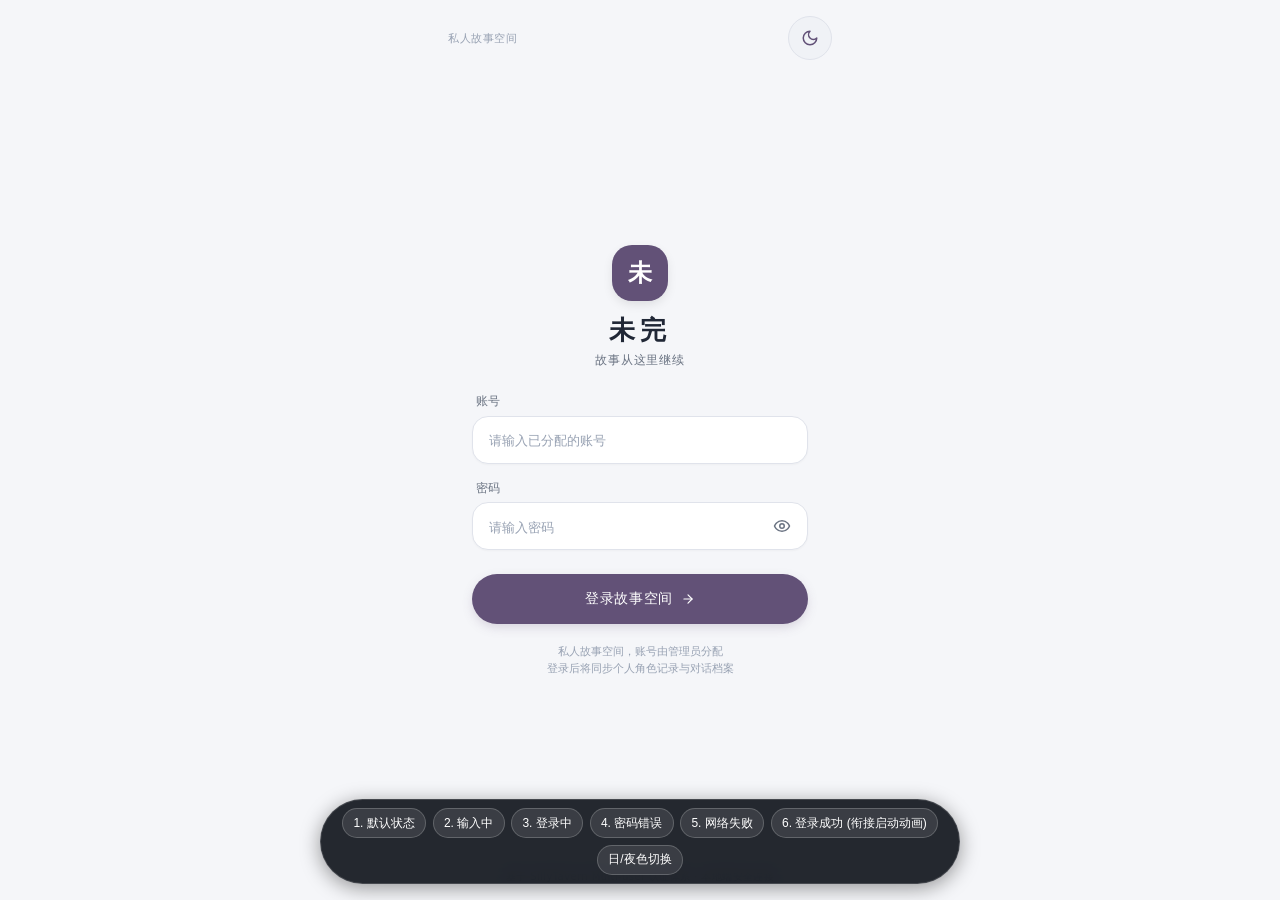
<file: standalone-login/index.html>
<!doctype html>
<html lang="zh-CN">
  <head>
    <meta charset="UTF-8" />
    <meta name="viewport" content="width=device-width, initial-scale=1.0, viewport-fit=cover" />
    <title>“未完” 手机登录页面 (独立预览与联调)</title>
    <!-- 引入独立登录样式 -->
    <link rel="stylesheet" href="./login.css" />
    <!-- 引入已有的启动加载动画样式 (用于登录成功衔接) -->
    <link rel="stylesheet" href="../standalone-splash/splash.css" />
    <style>
      /* 测试台控制器样式 (仅用于本预览页，接入 SillyTavern 时无需引入) */
      body {
        margin: 0;
        padding: 0;
        font-family: -apple-system, BlinkMacSystemFont, "PingFang SC", sans-serif;
        background-color: #202736;
        color: #F5F6F9;
      }
      .test-panel {
        position: fixed;
        bottom: 1rem;
        left: 50%;
        transform: translateX(-50%);
        z-index: 100000;
        display: flex;
        flex-wrap: wrap;
        gap: 0.4rem;
        justify-content: center;
        background: rgba(18, 22, 30, 0.92);
        backdrop-filter: blur(8px);
        padding: 0.5rem 0.75rem;
        border-radius: 9999px;
        border: 1px solid rgba(255, 255, 255, 0.15);
        box-shadow: 0 4px 20px rgba(0, 0, 0, 0.4);
        max-width: 96vw;
      }
      .test-btn {
        background: rgba(255, 255, 255, 0.1);
        border: 1px solid rgba(255, 255, 255, 0.2);
        color: #FFFFFF;
        font-size: 0.75rem;
        padding: 0.35rem 0.65rem;
        border-radius: 9999px;
        cursor: pointer;
        transition: background-color 0.15s ease;
      }
      .test-btn:active {
        background: rgba(255, 255, 255, 0.25);
      }
      .under-content {
        padding: 4rem 1.5rem;
        text-align: center;
      }
    </style>
  </head>
  <body>
    <!-- 模拟宿主页面内容：当登录成功且启动加载退出后，将呈现此内容 -->
    <div class="under-content">
      <h2 style="font-family: serif; font-size: 1.5rem; margin-bottom: 0.5rem;">SillyTavern 宿主页面已通过身份认证</h2>
      <p style="font-size: 0.875rem; opacity: 0.7;">用户已就绪，启动动画已淡出，React / Lite 故事主应用正式挂载。</p>
      <button class="test-btn" style="margin-top: 1rem;" onclick="relaunchLogin()">重新测试登录页面</button>
    </div>

    <!-- 浮动测试台控制器：用于检验各状态 -->
    <div class="test-panel">
      <button class="test-btn" onclick="testDefault()">1. 默认状态</button>
      <button class="test-btn" onclick="testTyping()">2. 输入中</button>
      <button class="test-btn" onclick="testSubmitting()">3. 登录中</button>
      <button class="test-btn" onclick="testAuthError()">4. 密码错误</button>
      <button class="test-btn" onclick="testNetworkError()">5. 网络失败</button>
      <button class="test-btn" onclick="simulateLoginSuccess()">6. 登录成功 (衔接启动动画)</button>
      <button class="test-btn" onclick="toggleTheme()">日/夜色切换</button>
    </div>

    <!-- 引入独立启动画面脚本 (衔接已有动画) -->
    <script src="../standalone-splash/splash.js"></script>
    <!-- 引入独立登录脚本 -->
    <script src="./login.js"></script>
    <script>
      var currentTheme = 'light';

      function mountLogin() {
        WeiwanLogin.show({
          theme: currentTheme,
          onThemeChange: function (nextTheme) {
            currentTheme = nextTheme;
          },
          onSubmit: function (credentials) {
            console.log('[WeiwanLogin] 提交登录数据:', credentials);
            WeiwanLogin.setLoading(true);

            // 模拟与 SillyTavern /api/users/login 交互
            setTimeout(function () {
              if (credentials.username === 'wrong' || credentials.password === 'wrong') {
                WeiwanLogin.setLoading(false);
                WeiwanLogin.setError('账号或密码不正确，请重新输入', 'auth');
                return;
              }

              if (credentials.username === 'offline') {
                WeiwanLogin.setLoading(false);
                WeiwanLogin.setError('连接故事服务器超时，请检查网络后重试', 'network');
                return;
              }

              // 登录成功：销毁登录页面，平滑衔接已有的启动动画！
              WeiwanLogin.destroy();
              WeiwanSplash.show({
                theme: currentTheme,
                onRetry: function () {
                  WeiwanSplash.setStatus('loading');
                  setTimeout(function () {
                    WeiwanSplash.ready();
                  }, 1000);
                }
              });

              // 模拟扩展核心 1.5 秒加载就绪，启动动画平滑退出
              setTimeout(function () {
                WeiwanSplash.ready();
              }, 1500);
            }, 600);
          }
        });
      }

      // 默认挂载展示
      mountLogin();

      function testDefault() {
        if (!WeiwanLogin.overlayEl) mountLogin();
        WeiwanLogin.clearError();
        WeiwanLogin.setLoading(false);
        if (WeiwanLogin.usernameInput) WeiwanLogin.usernameInput.value = '';
        if (WeiwanLogin.passwordInput) WeiwanLogin.passwordInput.value = '';
      }

      function testTyping() {
        if (!WeiwanLogin.overlayEl) mountLogin();
        WeiwanLogin.clearError();
        WeiwanLogin.setLoading(false);
        if (WeiwanLogin.usernameInput) WeiwanLogin.usernameInput.value = 'linchu';
        if (WeiwanLogin.passwordInput) WeiwanLogin.passwordInput.value = 'secret123';
      }

      function testSubmitting() {
        testTyping();
        WeiwanLogin.setLoading(true);
      }

      function testAuthError() {
        testTyping();
        WeiwanLogin.setLoading(false);
        WeiwanLogin.setError('账号或密码不正确，请重新输入', 'auth');
      }

      function testNetworkError() {
        testTyping();
        WeiwanLogin.setLoading(false);
        WeiwanLogin.setError('连接服务器超时，请检查网络后重试', 'network');
      }

      function simulateLoginSuccess() {
        if (WeiwanLogin.overlayEl) {
          WeiwanLogin.destroy();
        }
        WeiwanSplash.show({
          theme: currentTheme,
          onRetry: function () {
            WeiwanSplash.setStatus('loading');
            setTimeout(function () {
              WeiwanSplash.ready();
            }, 1000);
          }
        });
        setTimeout(function () {
          WeiwanSplash.ready();
        }, 1500);
      }

      function toggleTheme() {
        currentTheme = currentTheme === 'light' ? 'dark' : 'light';
        WeiwanLogin.setTheme(currentTheme);
        if (window.WeiwanSplash) {
          WeiwanSplash.setTheme(currentTheme);
        }
      }

      function relaunchLogin() {
        if (window.WeiwanSplash) {
          WeiwanSplash.destroy();
        }
        mountLogin();
      }
    </script>
  </body>
</html>
</file>
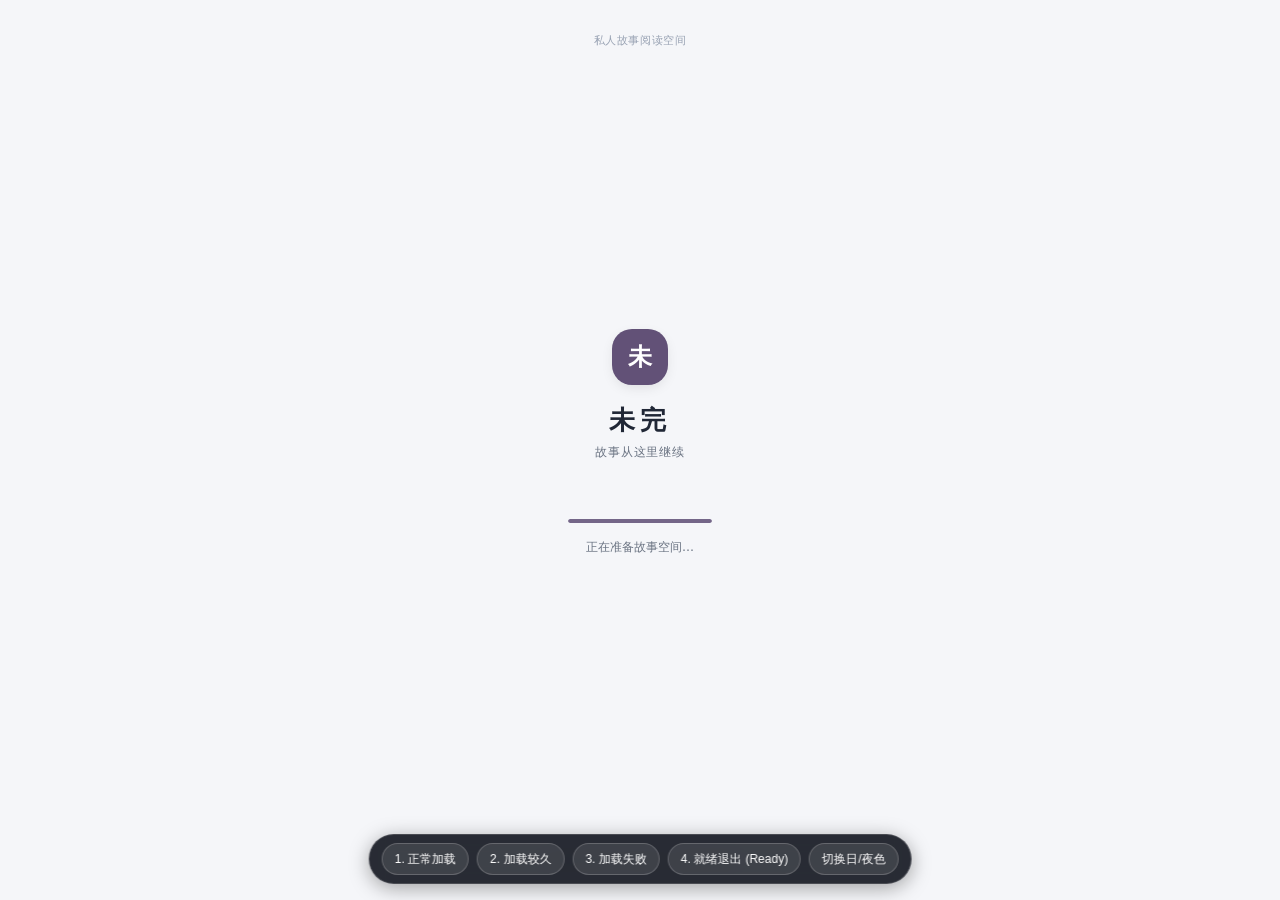
<file: standalone-splash/index.html>
<!doctype html>
<html lang="zh-CN">
  <head>
    <meta charset="UTF-8" />
    <meta name="viewport" content="width=device-width, initial-scale=1.0, viewport-fit=cover" />
    <title>“未完” 启动加载画面 (独立预览)</title>
    <link rel="stylesheet" href="./splash.css" />
    <style>
      /* 测试台控制器样式 (仅用于本预览页，接入 SillyTavern 时无需引入) */
      body {
        margin: 0;
        padding: 0;
        font-family: -apple-system, BlinkMacSystemFont, "PingFang SC", sans-serif;
        background-color: #202736;
        color: #F5F6F9;
      }
      .test-panel {
        position: fixed;
        bottom: 1rem;
        left: 50%;
        transform: translateX(-50%);
        z-index: 100000;
        display: flex;
        flex-wrap: wrap;
        gap: 0.5rem;
        justify-content: center;
        background: rgba(18, 22, 30, 0.9);
        backdrop-filter: blur(8px);
        padding: 0.5rem 0.75rem;
        border-radius: 9999px;
        border: 1px solid rgba(255, 255, 255, 0.15);
        box-shadow: 0 4px 20px rgba(0, 0, 0, 0.35);
        max-width: 95vw;
      }
      .test-btn {
        background: rgba(255, 255, 255, 0.1);
        border: 1px solid rgba(255, 255, 255, 0.2);
        color: #FFFFFF;
        font-size: 0.75rem;
        padding: 0.4rem 0.75rem;
        border-radius: 9999px;
        cursor: pointer;
        transition: background-color 0.15s ease;
      }
      .test-btn:active {
        background: rgba(255, 255, 255, 0.25);
      }
      .under-content {
        padding: 3rem 1.5rem;
        text-align: center;
      }
    </style>
  </head>
  <body>
    <!-- 模拟宿主页面内容：当加载画面退出后，将呈现此内容 -->
    <div class="under-content">
      <h2 style="font-family: serif; font-size: 1.5rem; margin-bottom: 0.5rem;">SillyTavern 宿主页面已就绪</h2>
      <p style="font-size: 0.875rem; opacity: 0.7;">启动加载画面已平滑退出，React / Lite 扩展主组件已挂载。</p>
      <button class="test-btn" style="margin-top: 1rem;" onclick="relaunchSplash()">重新唤起加载画面</button>
    </div>

    <!-- 浮动测试台控制器：用于检验各状态 -->
    <div class="test-panel">
      <button class="test-btn" onclick="WeiwanSplash.setStatus('loading')">1. 正常加载</button>
      <button class="test-btn" onclick="WeiwanSplash.setStatus('slow')">2. 加载较久</button>
      <button class="test-btn" onclick="simulateFail()">3. 加载失败</button>
      <button class="test-btn" onclick="WeiwanSplash.ready()">4. 就绪退出 (Ready)</button>
      <button class="test-btn" onclick="toggleTheme()">切换日/夜色</button>
    </div>

    <!-- 引入独立加载控制器脚本 -->
    <script src="./splash.js"></script>
    <script>
      var currentTheme = 'light';

      // 页面加载时自动展示
      WeiwanSplash.show({
        theme: currentTheme,
        onRetry: function () {
          console.log('[WeiwanSplash] 触发重试回调');
          WeiwanSplash.setStatus('loading');
          // 模拟外部异步重试 1.2 秒后完成就绪退出
          setTimeout(function () {
            WeiwanSplash.ready();
          }, 1200);
        }
      });

      function toggleTheme() {
        currentTheme = currentTheme === 'light' ? 'dark' : 'light';
        WeiwanSplash.setTheme(currentTheme);
      }

      function simulateFail() {
        WeiwanSplash.fail('连接本地存储异常，SillyTavern 扩展核心尚未就绪。', function () {
          alert('外部重试回调已触发！正在重新尝试连接…');
          WeiwanSplash.setStatus('loading');
        });
      }

      function relaunchSplash() {
        WeiwanSplash.show({
          theme: currentTheme,
          onRetry: function () {
            WeiwanSplash.setStatus('loading');
            setTimeout(function () {
              WeiwanSplash.ready();
            }, 1000);
          }
        });
      }
    </script>
  </body>
</html>
</file>
<file: standalone-login/login.css>
/**
 * login.css - “未完” 手机登录页面独立样式
 * 专用前缀：.ww-login-
 * 适用场景：SillyTavern Multi-user 扩展在主应用加载之前展示。
 * 零框架依赖，严格隔离，不污染宿主样式。
 */

.ww-login-overlay {
  --ww-login-font-novel: "Songti SC", "Source Han Serif SC", "Noto Serif CJK SC", "SimSun", "STSong", "Baskerville", Georgia, serif;
  --ww-login-font-ui: -apple-system, BlinkMacSystemFont, "PingFang SC", "Hiragino Sans GB", "Microsoft YaHei", "Noto Sans SC", system-ui, sans-serif;

  /* 浅色主题 (珍珠白) */
  --ww-login-bg-page: #F5F6F9;
  --ww-login-bg-surface: #FFFFFF;
  --ww-login-bg-subtle: #F0F2F6;
  --ww-login-text-main: #202736;
  --ww-login-text-muted: #6A7382;
  --ww-login-text-subtle: #98A2B3;
  --ww-login-brand: #625177;
  --ww-login-brand-soft: #F0ECF4;
  --ww-login-border: #E0E3EB;
  --ww-login-danger-bg: #FEF2F2;
  --ww-login-danger-text: #991B1B;
  --ww-login-danger-border: #FECACA;
  --ww-login-warning-bg: #FFFBEB;
  --ww-login-warning-text: #92400E;
  --ww-login-warning-border: #FDE68A;

  position: fixed;
  top: 0;
  left: 0;
  right: 0;
  bottom: 0;
  width: 100vw;
  height: 100vh;
  height: 100dvh;
  z-index: 99990;
  display: flex;
  flex-direction: column;
  justify-content: space-between;
  align-items: center;
  padding: 1rem;
  padding-top: max(1rem, env(safe-area-inset-top, 0px));
  padding-bottom: max(1rem, env(safe-area-inset-bottom, 0px));
  box-sizing: border-box;
  background-color: var(--ww-login-bg-page);
  color: var(--ww-login-text-main);
  font-family: var(--ww-login-font-ui);
  overflow-y: auto;
  -webkit-overflow-scrolling: touch;
  user-select: none;
  -webkit-user-select: none;
  opacity: 1;
  transition: opacity 0.3s cubic-bezier(0.16, 1, 0.3, 1), visibility 0.3s ease;
}

/* 深色主题 (墨夜沉寂) */
.ww-login-overlay[data-theme="dark"] {
  --ww-login-bg-page: #13161C;
  --ww-login-bg-surface: #1B202A;
  --ww-login-bg-subtle: #222834;
  --ww-login-text-main: #DEE3ED;
  --ww-login-text-muted: #8E99AA;
  --ww-login-text-subtle: #5F6B7E;
  --ww-login-brand: #9C86B8;
  --ww-login-brand-soft: #2B2338;
  --ww-login-border: #283040;
  --ww-login-danger-bg: #381A22;
  --ww-login-danger-text: #FCA5A5;
  --ww-login-danger-border: #7F1D1D;
  --ww-login-warning-bg: #332415;
  --ww-login-warning-text: #FCD34D;
  --ww-login-warning-border: #78350F;
}

/* 平滑退出类 */
.ww-login-overlay.ww-login-exiting {
  opacity: 0 !important;
  visibility: hidden !important;
  pointer-events: none !important;
}

/* 顶栏 */
.ww-login-header {
  width: 100%;
  max-width: 24rem;
  min-height: 2.75rem;
  display: flex;
  justify-content: space-between;
  align-items: center;
}

.ww-login-header-sub {
  font-size: 0.6875rem;
  letter-spacing: 0.05em;
  color: var(--ww-login-text-subtle);
}

.ww-login-theme-btn {
  width: 2.75rem;
  height: 2.75rem;
  min-width: 44px;
  min-height: 44px;
  border-radius: 9999px;
  border: 1px solid var(--ww-login-border);
  background-color: var(--ww-login-bg-subtle);
  color: var(--ww-login-text-main);
  display: inline-flex;
  align-items: center;
  justify-content: center;
  cursor: pointer;
  transition: transform 0.15s ease, background-color 0.15s ease;
}

.ww-login-theme-btn:active {
  transform: scale(0.92);
}

/* 主体容器 (自适应 360, 390, 430px 及键盘弹出后的空间) */
.ww-login-main {
  width: 100%;
  max-width: 22rem;
  margin: auto 0;
  padding: 0.75rem 0.5rem;
  box-sizing: border-box;
  text-align: center;
}

/* 品牌头部 */
.ww-login-brand-box {
  display: flex;
  flex-direction: column;
  align-items: center;
  margin-bottom: 1.5rem;
}

.ww-login-logo {
  width: 3.5rem;
  height: 3.5rem;
  border-radius: 1.25rem;
  background-color: var(--ww-login-brand);
  color: #FFFFFF;
  font-family: var(--ww-login-font-novel);
  font-weight: 700;
  font-size: 1.5rem;
  display: flex;
  align-items: center;
  justify-content: center;
  box-shadow: 0 4px 12px -2px rgba(0, 0, 0, 0.12);
  margin-bottom: 0.875rem;
}

.ww-login-title {
  margin: 0;
  font-family: var(--ww-login-font-novel);
  font-size: 1.625rem;
  font-weight: 600;
  letter-spacing: 0.18em;
  color: var(--ww-login-text-main);
  line-height: 1.2;
}

.ww-login-tagline {
  margin: 0.375rem 0 0 0;
  font-size: 0.75rem;
  letter-spacing: 0.08em;
  color: var(--ww-login-text-muted);
  font-weight: 400;
}

/* 提示条 (错误 / 网络异常) */
.ww-login-alert {
  margin-bottom: 1rem;
  padding: 0.625rem 0.875rem;
  border-radius: 1rem;
  font-size: 0.75rem;
  line-height: 1.35;
  display: flex;
  align-items: center;
  gap: 0.5rem;
  text-align: left;
  border: 1px solid transparent;
  animation: ww-login-fade-in 0.2s ease-out;
}

.ww-login-alert.ww-login-alert-auth {
  background-color: var(--ww-login-danger-bg);
  color: var(--ww-login-danger-text);
  border-color: var(--ww-login-danger-border);
}

.ww-login-alert.ww-login-alert-network {
  background-color: var(--ww-login-warning-bg);
  color: var(--ww-login-warning-text);
  border-color: var(--ww-login-warning-border);
}

.ww-login-alert-icon {
  width: 1rem;
  height: 1rem;
  flex-shrink: 0;
}

/* 表单组 */
.ww-login-form {
  display: flex;
  flex-direction: column;
  gap: 1rem;
  text-align: left;
}

.ww-login-field {
  display: flex;
  flex-direction: column;
  gap: 0.35rem;
}

.ww-login-label {
  font-size: 0.75rem;
  font-weight: 500;
  color: var(--ww-login-text-muted);
  padding-left: 0.25rem;
}

.ww-login-input-wrap {
  position: relative;
  width: 100%;
}

.ww-login-input {
  width: 100%;
  min-height: 3rem;
  box-sizing: border-box;
  padding: 0.75rem 1rem;
  border-radius: 1rem;
  border: 1px solid var(--ww-login-border);
  background-color: var(--ww-login-bg-surface);
  color: var(--ww-login-text-main);
  /* 移动端强制 16px，防止 iOS Safari 唤起输入法时缩放页面 */
  font-size: 16px;
  font-family: inherit;
  outline: none;
  transition: border-color 0.15s ease, box-shadow 0.15s ease;
  box-shadow: 0 1px 2px rgba(0, 0, 0, 0.03);
}

.ww-login-input::placeholder {
  color: var(--ww-login-text-subtle);
  font-size: 0.8125rem;
}

.ww-login-input:focus {
  border-color: var(--ww-login-brand);
  box-shadow: 0 0 0 3px rgba(98, 81, 119, 0.15);
}

.ww-login-input:disabled {
  opacity: 0.6;
  cursor: not-allowed;
}

/* 密码输入框的切换显示按钮 */
.ww-login-input-password {
  padding-right: 3rem;
}

.ww-login-eye-btn {
  position: absolute;
  right: 0.25rem;
  top: 50%;
  transform: translateY(-50%);
  width: 2.75rem;
  height: 2.75rem;
  min-width: 44px;
  min-height: 44px;
  background: none;
  border: none;
  border-radius: 9999px;
  color: var(--ww-login-text-muted);
  display: inline-flex;
  align-items: center;
  justify-content: center;
  cursor: pointer;
  padding: 0;
  transition: color 0.15s ease, transform 0.15s ease;
}

.ww-login-eye-btn:active {
  transform: translateY(-50%) scale(0.9);
}

.ww-login-eye-btn:focus-visible {
  outline: 2px solid var(--ww-login-brand);
}

/* 提交主按钮 (>=44x44px 移动端规范) */
.ww-login-submit-btn {
  width: 100%;
  min-height: 3.125rem;
  border-radius: 9999px;
  border: none;
  background-color: var(--ww-login-brand);
  color: #FFFFFF;
  font-size: 0.875rem;
  font-weight: 500;
  letter-spacing: 0.04em;
  display: inline-flex;
  align-items: center;
  justify-content: center;
  gap: 0.5rem;
  cursor: pointer;
  box-shadow: 0 4px 12px -2px rgba(98, 81, 119, 0.25);
  margin-top: 0.5rem;
  transition: opacity 0.15s ease, transform 0.15s ease;
}

.ww-login-submit-btn:active:not(:disabled) {
  transform: scale(0.98);
  opacity: 0.92;
}

.ww-login-submit-btn:disabled {
  opacity: 0.6;
  cursor: not-allowed;
}

.ww-login-spinner {
  width: 1rem;
  height: 1rem;
  border: 2px solid rgba(255, 255, 255, 0.3);
  border-top-color: #FFFFFF;
  border-radius: 50%;
  animation: ww-login-spin 0.75s linear infinite;
}

/* 说明文字 */
.ww-login-info {
  margin: 1.25rem 0 0 0;
  font-size: 0.6875rem;
  line-height: 1.5;
  color: var(--ww-login-text-subtle);
  text-align: center;
}

/* 底栏 */
.ww-login-footer {
  width: 100%;
  max-width: 24rem;
  text-align: center;
  font-size: 0.625rem;
  letter-spacing: 0.04em;
  color: var(--ww-login-text-subtle);
  padding-top: 0.5rem;
}

/* 关键帧动效 */
@keyframes ww-login-fade-in {
  from {
    opacity: 0;
    transform: translateY(-4px);
  }
  to {
    opacity: 1;
    transform: translateY(0);
  }
}

@keyframes ww-login-spin {
  to {
    transform: rotate(360deg);
  }
}

/* 支持减弱动态效果偏好 */
@media (prefers-reduced-motion: reduce) {
  .ww-login-overlay {
    transition: none !important;
  }
  .ww-login-alert {
    animation: none !important;
  }
  .ww-login-spinner {
    animation-duration: 1.5s !important;
  }
  .ww-login-submit-btn,
  .ww-login-theme-btn,
  .ww-login-eye-btn {
    transition: none !important;
    transform: none !important;
  }
}

/* 适配矮屏与横屏设备 */
@media (max-height: 520px) and (orientation: landscape) {
  .ww-login-overlay {
    padding: 0.5rem 1rem;
  }
  .ww-login-main {
    padding: 0.25rem;
  }
  .ww-login-brand-box {
    margin-bottom: 0.75rem;
  }
  .ww-login-logo {
    width: 2.5rem;
    height: 2.5rem;
    font-size: 1.125rem;
    margin-bottom: 0.25rem;
  }
  .ww-login-title {
    font-size: 1.25rem;
  }
  .ww-login-form {
    gap: 0.625rem;
  }
  .ww-login-input {
    min-height: 2.5rem;
    padding: 0.5rem 0.75rem;
  }
  .ww-login-submit-btn {
    min-height: 2.5rem;
  }
}
</file>
<file: standalone-splash/splash.css>
/**
 * splash.css - “未完” 启动加载画面独立样式
 * 专用前缀：.ww-splash-
 * 适用场景：SillyTavern 扩展在 React / 框架脚本下载并初始化之前展示。
 * 零框架依赖，严格隔离，不污染宿主 body / html / 外部选择器。
 */

.ww-splash-overlay {
  --ww-splash-font-novel: "Songti SC", "Source Han Serif SC", "Noto Serif CJK SC", "SimSun", "STSong", "Baskerville", Georgia, serif;
  --ww-splash-font-ui: -apple-system, BlinkMacSystemFont, "PingFang SC", "Hiragino Sans GB", "Microsoft YaHei", "Noto Sans SC", system-ui, sans-serif;
  
  /* 浅色主题 (珍珠白) */
  --ww-splash-bg-page: #F5F6F9;
  --ww-splash-bg-surface: #FFFFFF;
  --ww-splash-bg-subtle: #F0F2F6;
  --ww-splash-text-main: #202736;
  --ww-splash-text-muted: #6A7382;
  --ww-splash-text-subtle: #98A2B3;
  --ww-splash-brand: #625177;
  --ww-splash-brand-soft: #F0ECF4;
  --ww-splash-border: #E0E3EB;
  --ww-splash-danger-bg: #FEF2F2;
  --ww-splash-danger-text: #991B1B;

  position: fixed;
  top: 0;
  left: 0;
  right: 0;
  bottom: 0;
  width: 100vw;
  height: 100vh;
  height: 100dvh;
  z-index: 99999;
  display: flex;
  flex-direction: column;
  justify-content: space-between;
  align-items: center;
  padding: 1.5rem 1rem;
  box-sizing: border-box;
  background-color: var(--ww-splash-bg-page);
  color: var(--ww-splash-text-main);
  font-family: var(--ww-splash-font-ui);
  user-select: none;
  -webkit-user-select: none;
  opacity: 1;
  transition: opacity 0.32s cubic-bezier(0.16, 1, 0.3, 1), visibility 0.32s ease;
}

/* 深色主题 (墨夜沉寂) */
.ww-splash-overlay[data-theme="dark"] {
  --ww-splash-bg-page: #13161C;
  --ww-splash-bg-surface: #1B202A;
  --ww-splash-bg-subtle: #222834;
  --ww-splash-text-main: #DEE3ED;
  --ww-splash-text-muted: #8E99AA;
  --ww-splash-text-subtle: #5F6B7E;
  --ww-splash-brand: #9C86B8;
  --ww-splash-brand-soft: #2B2338;
  --ww-splash-border: #283040;
  --ww-splash-danger-bg: #381A22;
  --ww-splash-danger-text: #FCA5A5;
}

/* 平滑淡出退出 */
.ww-splash-overlay.ww-splash-exiting {
  opacity: 0 !important;
  visibility: hidden !important;
  pointer-events: none !important;
}

/* 顶栏与底栏 */
.ww-splash-header {
  width: 100%;
  max-width: 24rem;
  min-height: 2rem;
  display: flex;
  justify-content: center;
  align-items: center;
  font-size: 0.6875rem;
  letter-spacing: 0.05em;
  color: var(--ww-splash-text-subtle);
}

.ww-splash-footer {
  width: 100%;
  max-width: 24rem;
  text-align: center;
  font-size: 0.625rem;
  letter-spacing: 0.04em;
  color: var(--ww-splash-text-subtle);
  padding-bottom: max(0.5rem, env(safe-area-inset-bottom, 0px));
}

/* 主体内容容器 (适配 360, 390, 430px 及横屏) */
.ww-splash-body {
  width: 100%;
  max-width: 22rem;
  margin: auto 0;
  display: flex;
  flex-direction: column;
  align-items: center;
  text-align: center;
  padding: 1rem;
  box-sizing: border-box;
}

/* 图标标识 */
.ww-splash-logo {
  width: 3.5rem;
  height: 3.5rem;
  border-radius: 1.25rem;
  background-color: var(--ww-splash-brand);
  color: #FFFFFF;
  font-family: var(--ww-splash-font-novel);
  font-weight: 700;
  font-size: 1.5rem;
  display: flex;
  align-items: center;
  justify-content: center;
  box-shadow: 0 4px 14px -3px rgba(0, 0, 0, 0.12);
  margin-bottom: 1.25rem;
}

/* 品牌文字 */
.ww-splash-title {
  margin: 0;
  font-family: var(--ww-splash-font-novel);
  font-size: 1.625rem;
  font-weight: 600;
  letter-spacing: 0.18em;
  color: var(--ww-splash-text-main);
  line-height: 1.2;
}

.ww-splash-tagline {
  margin: 0.5rem 0 0 0;
  font-size: 0.75rem;
  letter-spacing: 0.08em;
  color: var(--ww-splash-text-muted);
  font-weight: 400;
}

/* 动态状态区域 */
.ww-splash-status-box {
  width: 100%;
  margin-top: 2rem;
  display: flex;
  flex-direction: column;
  align-items: center;
  min-height: 5.5rem;
  justify-content: center;
}

/* 1. 正常加载状态 */
.ww-splash-pulse-track {
  width: 9rem;
  height: 0.25rem;
  border-radius: 9999px;
  background-color: var(--ww-splash-border);
  overflow: hidden;
  position: relative;
  margin-bottom: 1rem;
}

.ww-splash-pulse-thumb {
  position: absolute;
  top: 0;
  bottom: 0;
  left: 0;
  width: 100%;
  border-radius: 9999px;
  background-color: var(--ww-splash-brand);
  opacity: 0.85;
  animation: ww-splash-breathe 2s cubic-bezier(0.4, 0, 0.6, 1) infinite;
}

.ww-splash-status-text {
  font-size: 0.75rem;
  color: var(--ww-splash-text-muted);
  display: flex;
  align-items: center;
  gap: 0.35rem;
}

/* 2. 加载较久状态 (提示仍在加载，可以继续等待) */
.ww-splash-slow-badge {
  width: 2.25rem;
  height: 2.25rem;
  border-radius: 9999px;
  background-color: var(--ww-splash-bg-subtle);
  border: 1px solid var(--ww-splash-border);
  display: flex;
  align-items: center;
  justify-content: center;
  color: var(--ww-splash-brand);
  margin-bottom: 0.75rem;
  animation: ww-splash-clock-pulse 2.2s ease-in-out infinite;
}

.ww-splash-slow-desc {
  font-size: 0.75rem;
  color: var(--ww-splash-text-muted);
  line-height: 1.5;
  max-width: 16rem;
}

.ww-splash-slow-sub {
  font-size: 0.6875rem;
  color: var(--ww-splash-text-subtle);
  margin-top: 0.25rem;
}

/* 3. 加载失败状态 */
.ww-splash-fail-badge {
  width: 2.5rem;
  height: 2.5rem;
  border-radius: 9999px;
  background-color: var(--ww-splash-danger-bg);
  color: var(--ww-splash-danger-text);
  display: flex;
  align-items: center;
  justify-content: center;
  margin-bottom: 0.5rem;
}

.ww-splash-fail-title {
  font-size: 0.75rem;
  font-weight: 600;
  color: var(--ww-splash-text-main);
  margin-bottom: 0.25rem;
}

.ww-splash-fail-desc {
  font-size: 0.6875rem;
  color: var(--ww-splash-text-muted);
  line-height: 1.45;
  max-width: 16rem;
  margin-bottom: 0.85rem;
}

/* 重试按钮 (触控目标 >= 44x44px) */
.ww-splash-retry-btn {
  min-height: 2.75rem;
  min-width: 9rem;
  padding: 0.5rem 1.5rem;
  border-radius: 9999px;
  border: none;
  background-color: var(--ww-splash-brand);
  color: #FFFFFF;
  font-size: 0.75rem;
  font-weight: 500;
  display: inline-flex;
  align-items: center;
  justify-content: center;
  gap: 0.4rem;
  cursor: pointer;
  box-shadow: 0 2px 8px -1px rgba(0, 0, 0, 0.1);
  transition: transform 0.15s ease, opacity 0.15s ease;
}

.ww-splash-retry-btn:active {
  transform: scale(0.96);
  opacity: 0.9;
}

.ww-splash-retry-btn:focus-visible {
  outline: 2px solid var(--ww-splash-brand);
  outline-offset: 2px;
}

/* 关键帧动画 */
@keyframes ww-splash-breathe {
  0%, 100% {
    opacity: 0.25;
    transform: scaleX(0.7);
  }
  50% {
    opacity: 0.95;
    transform: scaleX(1);
  }
}

@keyframes ww-splash-clock-pulse {
  0%, 100% {
    transform: scale(1);
    opacity: 0.8;
  }
  50% {
    transform: scale(1.08);
    opacity: 1;
  }
}

/* 尊重减少动画系统偏好 (prefers-reduced-motion) */
@media (prefers-reduced-motion: reduce) {
  .ww-splash-overlay {
    transition: none !important;
  }
  .ww-splash-pulse-thumb,
  .ww-splash-slow-badge {
    animation: none !important;
    opacity: 0.85 !important;
    transform: none !important;
  }
  .ww-splash-retry-btn {
    transition: none !important;
    transform: none !important;
  }
}

/* 适配超矮或横屏设备 */
@media (max-height: 480px) and (orientation: landscape) {
  .ww-splash-overlay {
    padding: 0.5rem 1rem;
  }
  .ww-splash-logo {
    width: 2.5rem;
    height: 2.5rem;
    font-size: 1.125rem;
    margin-bottom: 0.5rem;
  }
  .ww-splash-title {
    font-size: 1.25rem;
  }
  .ww-splash-status-box {
    margin-top: 0.75rem;
    min-height: 4rem;
  }
}
</file>
